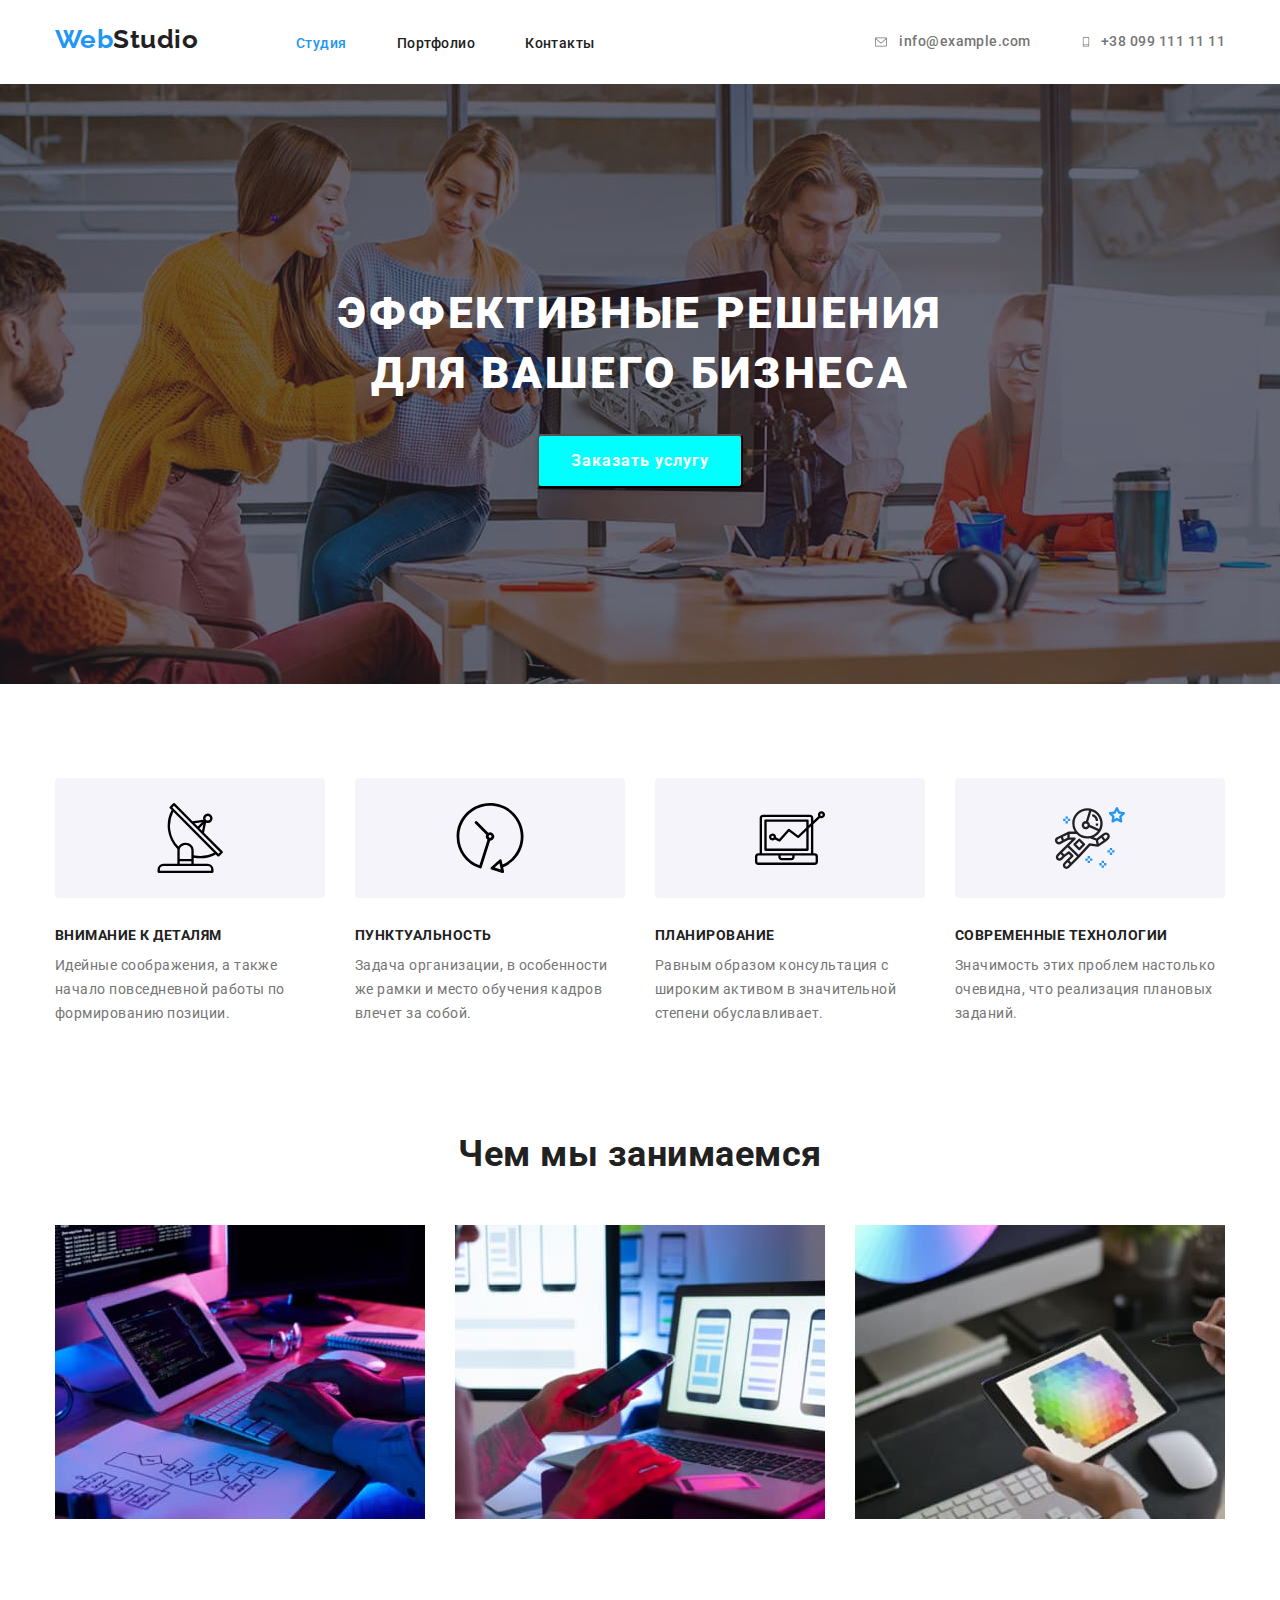
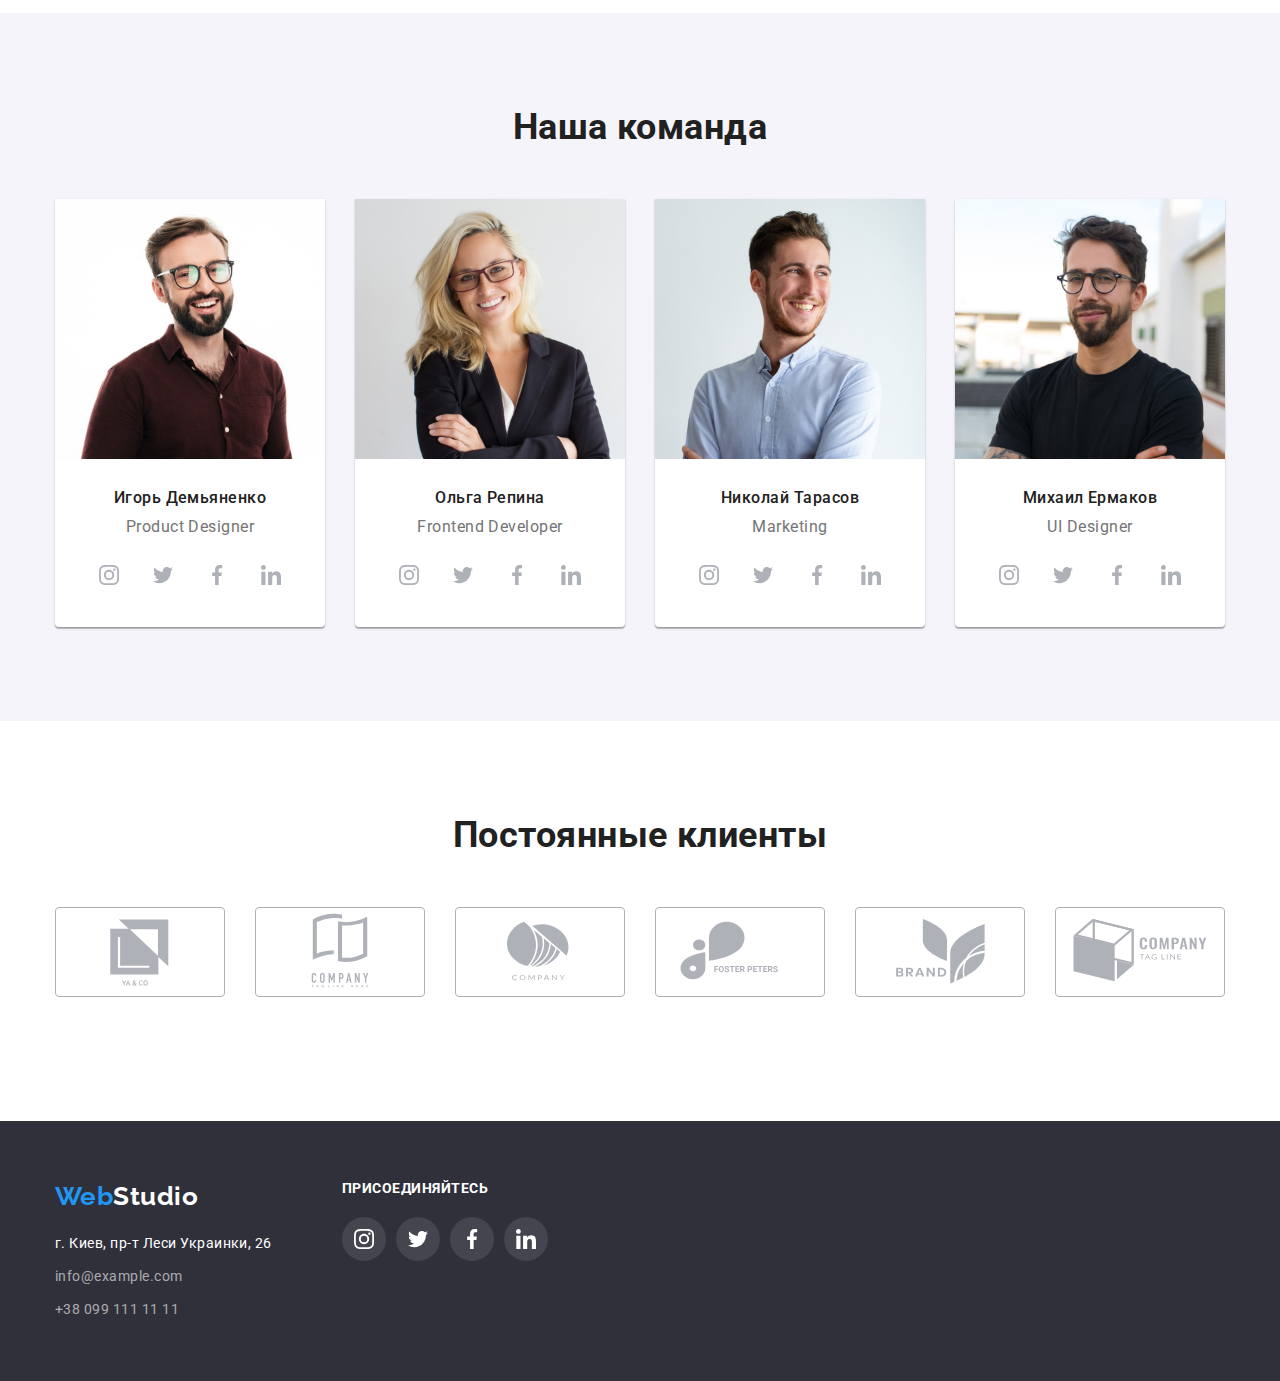
<file: index.html>
<!DOCTYPE html>
<html lang="en">
<head>
    <meta charset="UTF-8">
    <meta http-equiv="X-UA-Compatible" content="IE=edge">
    <meta name="viewport" content="width=device-width, initial-scale=1.0">
    <link rel="preconnect" href="https://fonts.googleapis.com">
    <link rel="preconnect" href="https://fonts.gstatic.com" crossorigin>
    <title>Студия</title>
    <link rel="stylesheet" href="https://cdnjs.cloudflare.com/ajax/libs/modern-normalize/1.1.0/modern-normalize.min.css">
    <link href="https://fonts.googleapis.com/css2?family=Raleway:wght@700&family=Roboto:wght@400;500;700;900&display=swap"
        rel="stylesheet">
    <link rel="stylesheet" href="./css/style.css">
</head>
<body>
    <!-- Хеддер -->
    <header>
            <div class="container main-nav">
                <nav>
                    <a class="logo link" href="/"><span class="logo-accent">Web</span>Studio</a>
                    <ul class="list site-nav">
                        <li class="menu-item"><a class="link-nav current link" href="">Студия</a></li>
                        <li class="menu-item"><a class="link-nav link" href="./portfolio.html">Портфолио</a></li>
                        <li class="menu-item"><a class="link-nav link" href="#contacs">Контакты</a></li>
                    </ul>
                </nav>
                <ul class="list auth-nav">
                    <li class="menu-item"><a class="link-contact link" href="mailto:nfo@example.com">
                        <svg class="social-icons-mail">
                            <use href="image/symbol-defs.svg#icon-envelope"></use>
                        </svg>
                        info@example.com</a>
                    </li>
                    <li class="menu-item"><a class="link-contact link" href="tel+380991111111">
                        <svg class="social-icons-mobile">
                            <use href="image/symbol-defs.svg#icon-Mobile"></use>
                        </svg>
                        +38 099 111 11 11</a></li>
                </ul>
            </div>
    </header>
   <main>
       <!-- Герой -->
        <section class="hero hero-image">
            <div class="container hero-container">
                <div class="content-box">
                    <h1 class="hero-header">Эффективные решения <br> для вашего бизнеса</h1>
                    <button class="hero-button" type="button">Заказать услугу</button>
                </div>
            </div>
        </section>
        <!-- Наши способности -->
        <section class="stronges-cotainer">
            <!-- h2 который спрячется за стилями -->
            <div class="container ">
                <h2 class="visually-hidden">Плюсы команды</h2>
                <ul class="list our-stronges">
                    <li class="stronges-item">
                        <div class="grey-box">
                            <svg widht="70" height="70">
                                <use href="./image/symbol-defs.svg#icon-Antena"></use>
                            </svg>
                        </div>
                        <h3 class="page-stronges">Внимание к деталям</h3>
                        <p class="text-strong">Идейные соображения, а также начало повседневной работы по формированию позиции.</p>
                    </li>
                    <li class="stronges-item">
                        <div class="grey-box">
                            <svg widht="70" height="70">
                                <use href="./image/symbol-defs.svg#icon-Clock"></use>
                            </svg>
                        </div>
                        <h3 class="page-stronges">Пунктуальность</h3>
                        <p class="text-strong">Задача организации, в особенности же рамки и место обучения кадров влечет за собой.</p>
                    </li>
                    <li class="stronges-item">
                        <div class="grey-box">
                            <svg widht="70" height="70">
                                <use href="./image/symbol-defs.svg#icon-Diagrama"></use>
                            </svg>
                        </div>
                        <h3 class="page-stronges">Планирование</h3>
                        <p class="text-strong">Равным образом консультация с широким активом в значительной степени обуславливает.</p>
                    </li>
                    <li class="stronges-item">
                        <div class="grey-box">
                            <svg widht="70" height="70">
                                <use href="./image/symbol-defs.svg#icon-astronaut"></use>
                            </svg>
                        </div>
                        <h3 class="page-stronges">Современные технологии</h3>
                        <p class="text-strong">Значимость этих проблем настолько очевидна, что реализация плановых заданий.</p>
                    </li>
                </ul>
            </div>
        </section>
        <!-- чем мы занимаемся -->
        <section class="whatwedo-container">
            <div class=" container">
                <h2 class="what-we-do">Чем мы занимаемся</h2>
                <ul class="list whatwedo-list">
                    <li class="whatwedo-item"><img src="./image/img.jpg" alt="клавиатура" width="370"></li>
                    <li class="whatwedo-item"><img src="./image/img1.jpg" alt="телефон" width="370"></li>
                    <li class="whatwedo-item"><img src="./image/img2.jpg" alt="набор цветов" width="370"></li>
                </ul>
            </div>
        </section>
        <!-- Наша команда -->
        <section class="our-team team-container">
            <div class="container ">
                <h2 class="team">Наша команда</h2>
                <ul class="list team-list">
                    <li class="team-item">
                        <img src="./image/demjanenko.jpg" alt="Игорь Демьяненко" width="270">
                        <h3 class="team-names">Игорь Демьяненко</h3>
                        <p class="team-position">Product Designer</p>
                        <ul class="list social-list">
                            <li class="social-item">
                                <a href="https://instagram.com/" target="_blank" rel="noopener noreferer" aria-label="Instagram">
                                    <div class="social-icons-circle">
                                        <svg class="social-icons-svg">
                                            <use href="./image/symbol-defs.svg#icon-instagram"></use>
                                        </svg>
                                    </div>
                                </a>
                            </li>
                            <li class="social-item">
                                <a href="https://instagram.com/" target="_blank" rel="noopener noreferer" aria-label="Instagram">
                                    <div class="social-icons-circle">
                                        <svg class="social-icons-svg">
                                            <use href="./image/symbol-defs.svg#icon-twitter"></use>
                                        </svg>
                                    </div>
                                </a>
                            </li>
                            <li class="social-item">
                                <a href="https://instagram.com/" target="_blank" rel="noopener noreferer" aria-label="Instagram">
                                    <div class="social-icons-circle">
                                        <svg class="social-icons-svg">
                                            <use href="./image/symbol-defs.svg#icon-facebook"></use>
                                        </svg>
                                    </div>
                                </a>
                            </li>
                            <li class="social-item">
                                <a href="https://instagram.com/" target="_blank" rel="noopener noreferer" aria-label="Instagram">
                                    <div class="social-icons-circle">
                                        <svg class="social-icons-svg">
                                            <use href="./image/symbol-defs.svg#icon-linkedin"></use>
                                        </svg>
                                    </div>
                                </a>
                            </li>
                        </ul>
                    </li>
                    <li class="team-item">
                        <img src="./image/repena.jpg" alt="Ольга Репина" width="270">
                        <h3 class="team-names">Ольга Репина</h3>
                        <p class="team-position">Frontend Developer</p>
                        <ul class="list social-list">
                            <li class="social-item">
                                <a href="https://instagram.com/" target="_blank" rel="noopener noreferer" aria-label="Instagram">
                                    <div class="social-icons-circle">
                                        <svg class="social-icons-svg">
                                            <use href="./image/symbol-defs.svg#icon-instagram"></use>
                                        </svg>
                                    </div>
                                </a>
                            </li>
                            <li class="social-item">
                                <a href="https://instagram.com/" target="_blank" rel="noopener noreferer" aria-label="Instagram">
                                    <div class="social-icons-circle">
                                        <svg class="social-icons-svg">
                                            <use href="./image/symbol-defs.svg#icon-twitter"></use>
                                        </svg>
                                    </div>
                                </a>
                            </li>
                            <li class="social-item">
                                <a href="https://instagram.com/" target="_blank" rel="noopener noreferer" aria-label="Instagram">
                                    <div class="social-icons-circle">
                                        <svg class="social-icons-svg">
                                            <use href="./image/symbol-defs.svg#icon-facebook"></use>
                                        </svg>
                                    </div>
                                </a>
                            </li>
                            <li class="social-item">
                                <a href="https://instagram.com/" target="_blank" rel="noopener noreferer" aria-label="Instagram">
                                    <div class="social-icons-circle">
                                        <svg class="social-icons-svg">
                                            <use href="./image/symbol-defs.svg#icon-linkedin"></use>
                                        </svg>
                                    </div>
                                </a>
                            </li>
                        </ul>
                    </li>
                    <li class="team-item">
                        <img src="./image/tarasov.jpg" alt="Николай Тарасов" width="270">
                        <h3 class="team-names">Николай Тарасов</h3>
                        <p class="team-position">Marketing</p>
                        <ul class="list social-list">
                            <li class="social-item">
                                <a href="https://instagram.com/" target="_blank" rel="noopener noreferer" aria-label="Instagram">
                                    <div class="social-icons-circle">
                                        <svg class="social-icons-svg">
                                            <use href="./image/symbol-defs.svg#icon-instagram"></use>
                                        </svg>
                                    </div>
                                </a>
                            </li>
                            <li class="social-item">
                                <a href="https://instagram.com/" target="_blank" rel="noopener noreferer" aria-label="Instagram">
                                    <div class="social-icons-circle">
                                        <svg class="social-icons-svg">
                                            <use href="./image/symbol-defs.svg#icon-twitter"></use>
                                        </svg>
                                    </div>
                                </a>
                            </li>
                            <li class="social-item">
                                <a href="https://instagram.com/" target="_blank" rel="noopener noreferer" aria-label="Instagram">
                                    <div class="social-icons-circle">
                                        <svg class="social-icons-svg">
                                            <use href="./image/symbol-defs.svg#icon-facebook"></use>
                                        </svg>
                                    </div>
                                </a>
                            </li>
                            <li class="social-item">
                                <a href="https://instagram.com/" target="_blank" rel="noopener noreferer" aria-label="Instagram">
                                    <div class="social-icons-circle">
                                        <svg class="social-icons-svg">
                                            <use href="./image/symbol-defs.svg#icon-linkedin"></use>
                                        </svg>
                                    </div>
                                </a>
                            </li>
                        </ul>
                    </li>
                    <li class="team-item">
                        <img src="./image/ermakov.jpg" alt="Михаил Ермаков" width="270">
                        <h3 class="team-names">Михаил Ермаков</h3>
                        <p class="team-position">UI Designer</p>
                        <ul class="list social-list">
                            <li class="social-item">
                                <a href="https://instagram.com/" target="_blank" rel="noopener noreferer" aria-label="Instagram">
                                    <div class="social-icons-circle">
                                        <svg class="social-icons-svg">
                                            <use href="./image/symbol-defs.svg#icon-instagram"></use>
                                        </svg>
                                    </div>
                                </a>
                            </li>
                            <li class="social-item">
                                <a href="https://instagram.com/" target="_blank" rel="noopener noreferer" aria-label="Instagram">
                                    <div class="social-icons-circle">
                                        <svg class="social-icons-svg">
                                            <use href="./image/symbol-defs.svg#icon-twitter"></use>
                                        </svg>
                                    </div>
                                </a>
                            </li>
                            <li class="social-item">
                                <a href="https://instagram.com/" target="_blank" rel="noopener noreferer" aria-label="Instagram">
                                    <div class="social-icons-circle">
                                        <svg class="social-icons-svg">
                                            <use href="./image/symbol-defs.svg#icon-facebook"></use>
                                        </svg>
                                    </div>
                                </a>
                            </li>
                            <li class="social-item">
                                <a href="https://instagram.com/" target="_blank" rel="noopener noreferer" aria-label="Instagram">
                                    <div class="social-icons-circle">
                                        <svg class="social-icons-svg">
                                            <use href="./image/symbol-defs.svg#icon-linkedin"></use>
                                        </svg>
                                    </div>
                                </a>
                            </li>
                        </ul>
                    </li>
                </ul>
            </div>
        </section>
        <section class="client-contaner">
            <div class="container">
                <h3 class="client-title">Постоянные клиенты</h3>
                <ul class="list company-list">
                    <li class="company-item">
                        <a href="">
                            <div class="client-box">
                                <svg class="client-company">
                                    <use href="./image/symbol-defs.svg#icon-company1"></use>
                                </svg>
                            </div>
                        </a>
                    </li>
                    <li class="company-item">
                        <a href="">
                            <div class="client-box">
                                <svg class="client-company">
                                    <use href="./image/symbol-defs.svg#icon-company2"></use>
                                </svg>
                            </div>
                        </a>
                    </li>
                    <li class="company-item">
                        <a href="">
                            <div class="client-box">
                                <svg class="client-company">
                                    <use href="./image/symbol-defs.svg#icon-company3"></use>
                                </svg>
                            </div>
                        </a>
                    </li>
                    <li class="company-item">
                        <a href="">
                            <div class="client-box">
                                <svg class="client-company">
                                    <use href="./image/symbol-defs.svg#icon-company4"></use>
                                </svg>
                            </div>
                        </a>
                    </li>
                    <li class="company-item">
                        <a href="">
                            <div class="client-box">
                                <svg class="client-company">
                                    <use href="./image/symbol-defs.svg#icon-company5"></use>
                                </svg>
                            </div>
                        </a>
                    </li>
                    <li class="company-item">
                        <a href="">
                            <div class="client-box">
                                <svg class="client-company">
                                    <use href="./image/symbol-defs.svg#icon-company6"></use>
                                </svg>
                            </div>
                        </a>
                    </li>
                </ul>
            </div>
        </section>
   </main>
<!-- Футер -->
   <footer class="footer footer-container">
        <div class="container wrapper ">
           <div>
                <a class="logo-footer  link" href="/"><span class="logo-accent">Web</span>Studio</a>
                <address id="contacs" class="address-list">
                    <ul class="list footer-list">
                        <li class="footer-item"><a class="adress-text link" href="">г. Киев, пр-т Леси Украинки, 26</a></li>
                        <li class="footer-item"><a class="link-footer link" href="mailto:nfo@example.com">info@example.com</a></li>
                        <li class="footer-item"><a class="link-footer link" href="tel:+380991111111">+38 099 111 11 11</a></li>
                    </ul>
           </div>
                <div class="join">
                    <p class="join-title">присоединяйтесь</p>
                    <ul class="list join-list">
                        <li class="join-item">
                            <a href="">
                                <div class="join-circle">
                                    <svg class="join-svg">
                                        <use href="./image/symbol-defs.svg#icon-instagram"></use>
                                    </svg>
                                </div>
                            </a>
                        </li>
                        <li class="join-item">
                            <a href="">
                                <div class="join-circle">
                                    <svg class="join-svg">
                                        <use href="./image/symbol-defs.svg#icon-twitter"></use>
                                    </svg>
                                </div>
                            </a>
                        </li>
                        <li class="join-item">
                            <a href="">
                                <div class="join-circle">
                                    <svg class="join-svg">
                                        <use href="./image/symbol-defs.svg#icon-facebook"></use>
                                    </svg>
                                </div>
                            </a>
                        </li>
                        <li class="join-item">
                            <a href="">
                                <div class="join-circle">
                                    <svg class="join-svg">
                                        <use href="./image/symbol-defs.svg#icon-linkedin"></use>
                                    </svg>
                                </div>
                            </a>
                        </li>
                    </ul>
                </div>
            </address>
        </div>
   </footer>
</body>
</html>
</file>
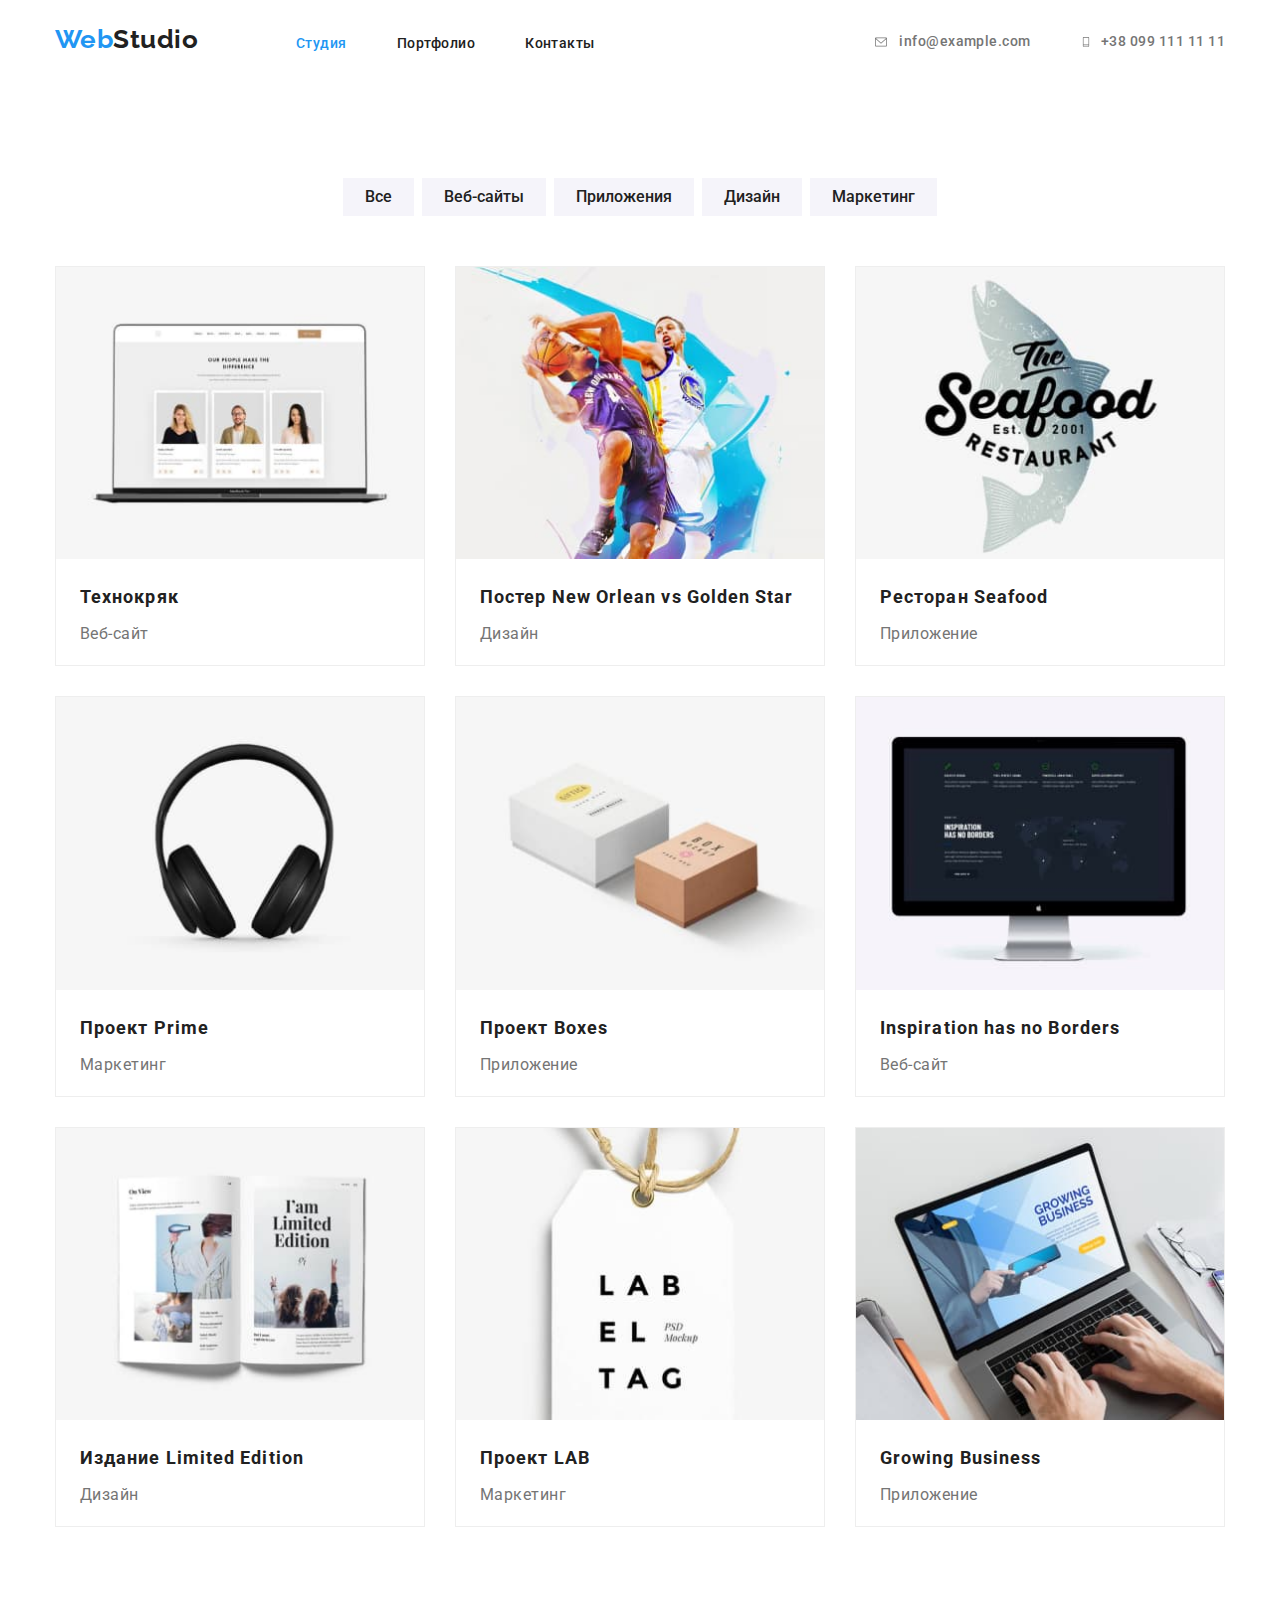
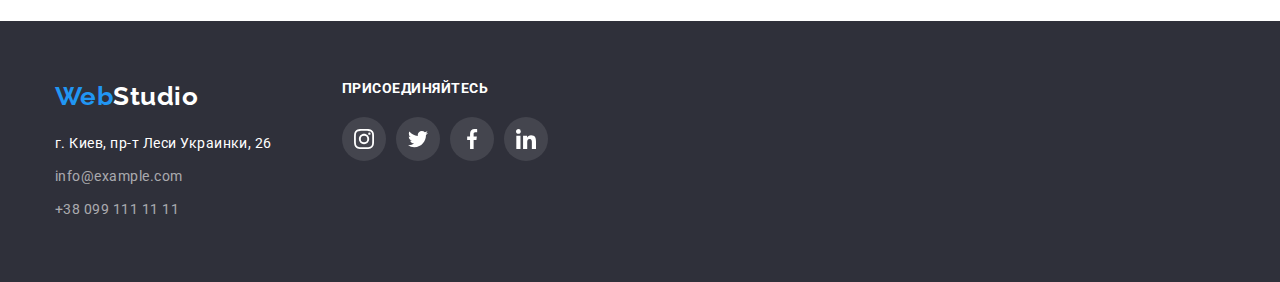
<file: portfolio.html>
<!DOCTYPE html>
<html lang="en">
<head>
    <meta charset="UTF-8">
    <meta http-equiv="X-UA-Compatible" content="IE=edge">
    <meta name="viewport" content="width=device-width, initial-scale=1.0">
    <title>Portfolio</title>
    <link rel="stylesheet" href="https://cdnjs.cloudflare.com/ajax/libs/modern-normalize/1.1.0/modern-normalize.min.css">
    <link href="https://fonts.googleapis.com/css2?family=Raleway:wght@700&family=Roboto:wght@400;500;700;900&display=swap"
        rel="stylesheet">
    <link rel="stylesheet" href="./css/style.css">
</head>
<body>
    <!-- Хеддер -->
    <header>
        <div class="container main-nav">
            <nav>
                <a class="logo link" href="/"><span class="logo-accent">Web</span>Studio</a>
                <ul class="list site-nav">
                    <li class="menu-item"><a class="link-nav current link" href="">Студия</a></li>
                    <li class="menu-item"><a class="link-nav link" href="./portfolio.html">Портфолио</a></li>
                    <li class="menu-item"><a class="link-nav link" href="#contacs">Контакты</a></li>
                </ul>
            </nav>
            <ul class="list auth-nav">
                <li class="menu-item"><a class="link-contact link" href="mailto:nfo@example.com">
                        <svg class="social-icons-mail">
                            <use href="image/symbol-defs.svg#icon-envelope"></use>
                        </svg>
                        info@example.com</a>
                </li>
                <li class="menu-item"><a class="link-contact link" href="tel+380991111111">
                        <svg class="social-icons-mobile">
                            <use href="image/symbol-defs.svg#icon-Mobile"></use>
                        </svg>
                        +38 099 111 11 11</a></li>
            </ul>
        </div>
    </header>
    <section class="portfolio">
            <!-- Секция кнопок -->
            <div class="container">
                <h1 class="visually-hidden">Галерея</h1>
                <ul class="list flex-container">
                    <li class="button-item"><button class="portfolio-button btn-portfolio" type="button">Все</button></li>
                    <li class="button-item"><button class="portfolio-button btn-portfolio" type="button">Веб-сайты</button></li>
                    <li class="button-item"><button class="portfolio-button btn-portfolio" type="button">Приложения</button>
                    </li>
                    <li class="button-item"><button class="portfolio-button btn-portfolio" type="button">Дизайн</button></li>
                    <li class="button-item"><button class="portfolio-button btn-portfolio" type="button">Маркетинг</button></li>
                </ul>
        
            </div>
            <!-- Секция проектов -->
            <div class="container">
                <ul class="list wrap-container">
                    <li class="portfolio-photo">
                        <a class="link" href="">
                            <img class="portfolio-image" src="./image/images-portfolio/морнитор.jpg" alt="монитор" width="370">
                            <h2 class="names-galery">Технокряк</h2>
                            <p class="name">Веб-сайт</p>
                        </a>
                    </li>
                    <li class="portfolio-photo">
                        <a class="link" href="">
                            <img class="portfolio-image" src="./image/images-portfolio/баскетболисты.jpg" alt="баскетболисты" width="370">
                            <h2 class="names-galery">Постер New Orlean vs Golden Star</h2>
                            <p class="name">Дизайн</p>
                        </a>
                    </li>
                    <li class="portfolio-photo">
                        <a class="link" href="">
                            <img class="portfolio-image" src="./image/images-portfolio/ресторан.jpg" alt="ресторан" width="370">
                            <h2 class="names-galery">Ресторан Seafood</h2>
                            <p class="name">Приложение</p>
                        </a>
                    </li>
        
                    <li class="portfolio-photo">
                        <a class="link" href="">
                            <img class="portfolio-image" src="./image/images-portfolio/наушники.jpg" alt="наушники" width="370">
                            <h2 class="names-galery">Проект Prime</h2>
                            <p class="name">Маркетинг</p>
                        </a>
                    </li>
        
                    <li class="portfolio-photo">
                        <a class="link" href="">
                            <img class="portfolio-image" src="./image/images-portfolio/кирпичи.jpg" alt="кирпичи" width="370">
                            <h2 class="names-galery">Проект Boxes</h2>
                            <p class="name">Приложение</p>
                        </a>
                    </li>
        
                    <li class="portfolio-photo">
                        <a class="link" href="">
                            <img class="portfolio-image" src="./image/images-portfolio/дисплей.jpg" alt="дисплей" width="370">
                            <h2 class="names-galery">Inspiration has no Borders</h2>
                            <p class="name">Веб-сайт</p>
                        </a>
                    </li>
        
                    <li class="portfolio-photo">
                        <a class="link" href="">
                            <img class="portfolio-image" src="./image/images-portfolio/книга.jpg" alt="книга" width="370">
                            <h2 class="names-galery">Издание Limited Edition</h2>
                            <p class="name">Дизайн</p>
                        </a>
                    </li>
        
                    <li class="portfolio-photo">
                        <a class="link" href="">
                            <img class="portfolio-image" src="./image/images-portfolio/бирка.jpg" alt="бирка" width="370">
                            <h2 class="names-galery">Проект LAB</h2>
                            <p class="name">Маркетинг</p>
                        </a>
                    </li>
                    <li class="portfolio-photo">
                        <a class="link" href="">
                            <img class="portfolio-image" src="./image/images-portfolio/печать.jpg" alt="печать" width="370">
                            <h2 class="names-galery">Growing Business</h2>
                            <p class="name">Приложение</p>
                        </a>
                    </li>
                </ul>
            </div>
        
    </section>
<!-- Футер -->
<footer class="footer footer-container">
    <div class="container wrapper ">
        <div>
            <a class="logo-footer  link" href="/"><span class="logo-accent">Web</span>Studio</a>
            <address id="contacs" class="address-list">
                <ul class="list footer-list">
                    <li class="footer-item"><a class="adress-text link" href="">г. Киев, пр-т Леси Украинки, 26</a></li>
                    <li class="footer-item"><a class="link-footer link"
                            href="mailto:nfo@example.com">info@example.com</a></li>
                    <li class="footer-item"><a class="link-footer link" href="tel:+380991111111">+38 099 111 11 11</a>
                    </li>
                </ul>
        </div>
        <div class="join">
            <p class="join-title">присоединяйтесь</p>
            <ul class="list join-list">
                <li class="join-item">
                    <a href="">
                        <div class="join-circle">
                            <svg class="join-svg">
                                <use href="./image/symbol-defs.svg#icon-instagram"></use>
                            </svg>
                        </div>
                    </a>
                </li>
                <li class="join-item">
                    <a href="">
                        <div class="join-circle">
                            <svg class="join-svg">
                                <use href="./image/symbol-defs.svg#icon-twitter"></use>
                            </svg>
                        </div>
                    </a>
                </li>
                <li class="join-item">
                    <a href="">
                        <div class="join-circle">
                            <svg class="join-svg">
                                <use href="./image/symbol-defs.svg#icon-facebook"></use>
                            </svg>
                        </div>
                    </a>
                </li>
                <li class="join-item">
                    <a href="">
                        <div class="join-circle">
                            <svg class="join-svg">
                                <use href="./image/symbol-defs.svg#icon-linkedin"></use>
                            </svg>
                        </div>
                    </a>
                </li>
            </ul>
        </div>
        </address>
    </div>
</footer>
</body>
</html>
</file>
<file: css/style.css>
:root {
    --accent-color: #2196F3;
    --headers-color: #212121;
    --text-color: #757575;
    --background-whitetext-color: #FFFFFF;
    --background-grey-color: #F5F4FA;
    --background-durk-color: #2F303A;
    --footer-contact-color:  rgba(255, 255, 255, 0.6);
    --social-icons0color: #AFB1B8;;

}

html {
    box-sizing: border-box;
}

*,
*::before,
*::after {
    box-sizing: inherit;
}
           /* утилиты................... */
h1,
h2,
h3,
h4,
p,
ul {
    margin-top: 0;
}
img {
    display: block;
    max-width: 100%;
    height: auto;
}
h1,
h2,
h3,
h4,
h5,
h6 {
    color: var(--headers-color);
}

       /* глобальные стили и сбросы стилей */
body {
    color: var(--text-color);

    font-family: "Roboto", sans-serif;
    font-style: normal;
    letter-spacing: 0.03em;
}


.container{
    width: 1200px;
    padding-left: 15px;
    padding-right: 15px;
    margin-right: auto;
    margin-left: auto;
}
.visually-hidden {
    position: absolute !important;
    clip: rect(1px 1px 1px 1px);
    clip: rect(1px, 1px, 1px, 1px);
    padding: 0 !important;
    border: 0 !important;
    height: 1px !important;
    width: 1px !important;
    overflow: hidden;
}

.list{
    list-style: none;
    margin: 0;
    padding: 0;
    
}
.link{
    text-decoration: none;
}

                    /* основые стили */

/* навигация хедера */
.main-nav{
    display: flex;
    align-items: center;
    
    
}

/* логотип компании */


.logo-accent{
    color: var(--accent-color);
}

.logo{
    color: var(--headers-color);

    font-family: 'Raleway';
    font-weight: 700;
    font-size: 26px;
    line-height: 1.19; 

    display: inline-block;
    margin-top: 24px;
    margin-bottom: 25px;
     
}
.site-nav{
    display: inline-flex;
    margin-left: 93px;
    
}
.auth-nav{
    display: inline-flex;
    margin-left: auto;
}
.menu-item {
    font-weight: 500;
    font-size: 14px;
    line-height: 1.14; 
}

.menu-item:not(:last-child){
    margin-right: 50px;
}

/* навигация ссылок */
.link-nav {
    display: block;
    margin-top: 32px;
    margin-bottom: 32px;

    color: var(--headers-color);


}
.current{
    color: var(--accent-color);
}
.link-nav:hover,
.link-nav:focus {
    color: var(--accent-color);
}
.link-contact{
    display: flex;
    justify-content: center;
    align-items: center;
    margin-top: 32px;
    margin-bottom: 32px;
    color: inherit;
}
.link-contact:hover,
.link-contact:focus {
    color: var(--accent-color);
}
.social-icons-mail{
    width: 16px;
    height: 12px;
    fill: currentColor;
    margin-right: 10px;   
}

.social-icons-mobile{
    width: 10px;
    height: 16px;
    fill: currentColor;
    margin-right: 10px;

}



                 /* стили героя */
                 
.hero-image{
    max-width: 1600px;
    height: 600px;
    margin-left: auto;
    margin-right: auto;
    background-image: linear-gradient(to right,
    rgba(47, 48, 58, 0.4),
    rgba(47, 48, 58, 0.4)
    ), url(../image/Герой.jpg);
    background-repeat: no-repeat;
    background-size: cover;
    background-position:  center;
}


.content-box {
    text-align: center;
}
.hero{
    background-color: var(--background-durk-color);
    padding-top: 200px;
    padding-bottom: 200px;
    
}

.hero-content{
    text-align: center;
}
.hero-header{
     color: var(--background-whitetext-color);

    margin-bottom: 30px;
    max-width: 696px;
    
    font-size: 44px;
    font-weight: 900;
    line-height: 1.36;
    letter-spacing: 0.06em;
    text-transform: uppercase;
    margin-right: auto;
    margin-left: auto;
}

.hero-button{
    color: var(--background-whitetext-color);
    background-color: aqua;
    box-shadow: 0px 4px 4px rgba(0, 0, 0, 0.15);
    border-radius: 4px;
    padding: 10px 32px;


    font-weight: 700;
    font-size: 16px;
    line-height: 1.88;
    
    text-align: center;
    letter-spacing: 0.06em;

    
}
.hero-button:focus,
.hero-button:hover {
    background-color: var(--accent-color);
}
.hero-button{
    cursor: pointer;
}


            /* стили плюсов компании */

.stronges-cotainer{
    padding-top: 94px;
    padding-bottom: 94px;
}
.our-stronges{
    display: flex;
}

.stronges-item:not(:last-child){
    margin-right: 30px;
}

.page-stronges {

    font-weight: 700;
    font-size: 14px;
    line-height: 1.14;
    text-transform: uppercase;


    margin-bottom: 10px;
}



.text-strong {
    color: var(--text-color);


    font-weight: 400;
    font-size: 14px;
    line-height: 1.71;
}

.grey-box{
    display: flex;
    width: 270px;
    height: 120px;
    background-color: var(--background-grey-color);
    margin-bottom: 30px;
    border-radius: 4px;
    justify-content: center;
    align-items: center;
}


/* секция чем мы занимаемся */


.whatwedo-container{
    padding-bottom: 94px;
}
.whatwedo-list{
    display: flex;
}
.whatwedo-item:not(:last-child){
    margin-right: 30px;
}


.what-we-do{
    font-weight: 700;
    font-size: 36px;
    line-height: 1.16;
    text-align: center;

    
    margin-bottom: 50px;
}


/* секция наша команда */

.team-container{
    padding-bottom: 94px;
}

.team-item{
    background-color: var(--background-whitetext-color);
    box-shadow: 0px 1px 3px rgba(0, 0, 0, 0.12),
    0px 1px 1px rgba(0, 0, 0, 0.14),
    0px 2px 1px rgba(0, 0, 0, 0.2);
    border-radius: 0px 0px 4px 4px;
}

.team{
    
    font-weight: 700;
    font-size: 36px;
    line-height: 1.16;
    text-align: center;

    padding-top: 94px;
    margin-bottom: 50px;

}

.team-list{
    display: flex;
    
}
.team-item:not(:last-child){
    margin-right: 30px;
}

.our-team {
    background-color: var(--background-grey-color);
}

.team-names{

    font-weight: 500;
    font-size: 16px;
    line-height: 1.18; 
    text-align: center;

    margin-top: 30px;
    margin-bottom: 10px;
}



.team-position{
    
    font-weight: 400;
    font-size: 16px;
    line-height: 1.18;
    text-align: center;
    margin-bottom: 16px;
}
.social-list{
    display: flex;
    justify-content: center;
    margin-bottom: 30px;
}
.social-item:not(:last-child){
    margin-right: 10px;
}
.social-icons-svg{
    width: 20px;
    height: 20px;
    fill: var(--social-icons0color);
}
.social-icons-circle:hover .social-icons-svg,
.social-icons-circle:focus .social-icons-svg{
    fill: var(--background-whitetext-color);
}
.social-icons-circle{
    display: flex;
    width: 44px;
    height: 44px;
    border-radius: 50%;
    justify-content: center;
    align-items: center;

}
.social-icons-circle:hover,
.social-icons-circle:focus{
    background-color: var(--accent-color);
}

         /* секция постоянные клиенты */

.client-contaner{
    padding: 94px 0;
}
.client-title{ 
    font-weight: 700;
    font-size: 36px;
    line-height: 1.16;
    text-align: center;
    margin-bottom: 50px;
}
.company-list{
    display: flex;
    justify-content: center;
    margin-bottom: 30px;
}
.company-item:not(:last-child){
    margin-right: 30px;
}
.client-box{
    width: 170px;
    height: 90px;
    border: 1px solid var(--social-icons0color);
    border-radius: 4px;
    display: flex;
    justify-content: center;
    align-items: center;
}
.client-company{
    fill: var(--social-icons0color);
}
.client-box:hover .client-company,
.client-box:focus .client-company,
.client-box:hover .client-company,
.client-box:focus .client-company {
    fill: var(--accent-color);
}
.client-box:hover,
.client-box:focus {
    border: 1px solid var(--accent-color);
}

/* секция футера */
.footer{
    background-color: var(--background-durk-color);
}
.logo-footer{
    color: var(--background-whitetext-color);
    font-family: 'Raleway';
    font-weight: 700;
    font-size: 26px;
    line-height: 1.19;
    
    display: inline-block;

    margin-bottom: 20px;
    
}

.adress-text{
    color: var(--background-whitetext-color);
}
.address-list {
    font-style: normal;
}
.link-footer{
    color: var(--footer-contact-color)
}
.adress-text:hover,
.adress-text:focus {
    color: var(--accent-color);
}
.link-footer:hover,
.link-footer:focus {
    color: var(--accent-color);
}
.footer-item{
    font-weight: 400;
    font-size: 14px;
    line-height: 1.71;

}
.footer-item:not(:last-child){
    margin-bottom: 9px;
}
.footer-container{
    padding-top: 60px;
    padding-bottom: 60px;
}
.wrapper{
    display: flex;
}
.join{
    margin-left: 70px;
    margin-right: auto;
}
.join-title{ 
    font-weight: 700;
    font-size: 14px;
    line-height: 1.14;
    text-transform: uppercase;
    margin-bottom: 20px;
    
    color: var(--background-whitetext-color);
}
.join-list{
    display: flex;
}
.join-item:not(:last-child){
    margin-right: 10px;
}
.join-circle{
    display: flex;
    justify-content: center;
    align-items: center;
    width: 44px;
    height: 44px;
    border-radius: 50%;
    background-color: rgba(255, 255, 255, 0.1);
}
.join-svg{
    width: 20px;
    height: 20px;
    fill: var(--background-whitetext-color);
}
.join-circle:hover,
.join-circle:focus {
    background-color: var(--accent-color);
}

/*////////////////// стили портфолио //////////////////// */

.portfolio {
    padding: 94px 0px;
}

.flex-container{
    display: flex;
    justify-content: center;
    margin-bottom: 50px;
    
}
.button-item:not(:last-child){
    margin-right: 8px;
}



.portfolio-button{
    color: var(--headers-color);
    background-color: var(--background-grey-color);

    padding: 6px 22px;
    border: none;

    font-weight: 500;
    font-size: 16px;
    line-height: 1.62;
    text-align: center;
}
.portfolio-button:hover,
.portfolio-button:focus{
    color: var(--background-whitetext-color);
    background-color: var(--accent-color);
    box-shadow: 0px 3px 1px rgba(0, 0, 0, 0.1),
    0px 1px 2px rgba(0, 0, 0, 0.08),
    0px 2px 2px rgba(0, 0, 0, 0.12);
    border-radius: 4px;
}

.portfolio-button {
    cursor: pointer;
}


.wrap-container{
    display: flex;
    flex-wrap: wrap;
    margin-left: -30px;
    margin-top: -30px;
    
}

.portfolio-photo{
    margin-left: 30px;
    margin-top: 30px;
    flex-basis: calc(100% / 3 - 30px);

    border: 1px solid #EEEEEE;
    box-sizing: border-box;
}

.portfolio-photo:hover,
.portfolio-photo:focus{
    box-shadow: 0px 1px 1px rgba(0, 0, 0, 0.12),
    0px 4px 4px rgba(0, 0, 0, 0.06),
    1px 4px 6px rgba(0, 0, 0, 0.16);
}
.portfolio-image{
    margin-bottom: 20px;
}
.names-galery{
    
    font-weight: 700;
    font-size: 18px;
    line-height: 2;
    letter-spacing: 0.06em;

    margin-bottom: 4px;
    padding-right: 24px;
    padding-left: 24px;

}
.name {
    color: var(--text-color);

    font-weight: 400;
    font-size: 16px;
    line-height: 1.88;
    
    padding-right: 24px;
    padding-left: 24px;
}
</file>
